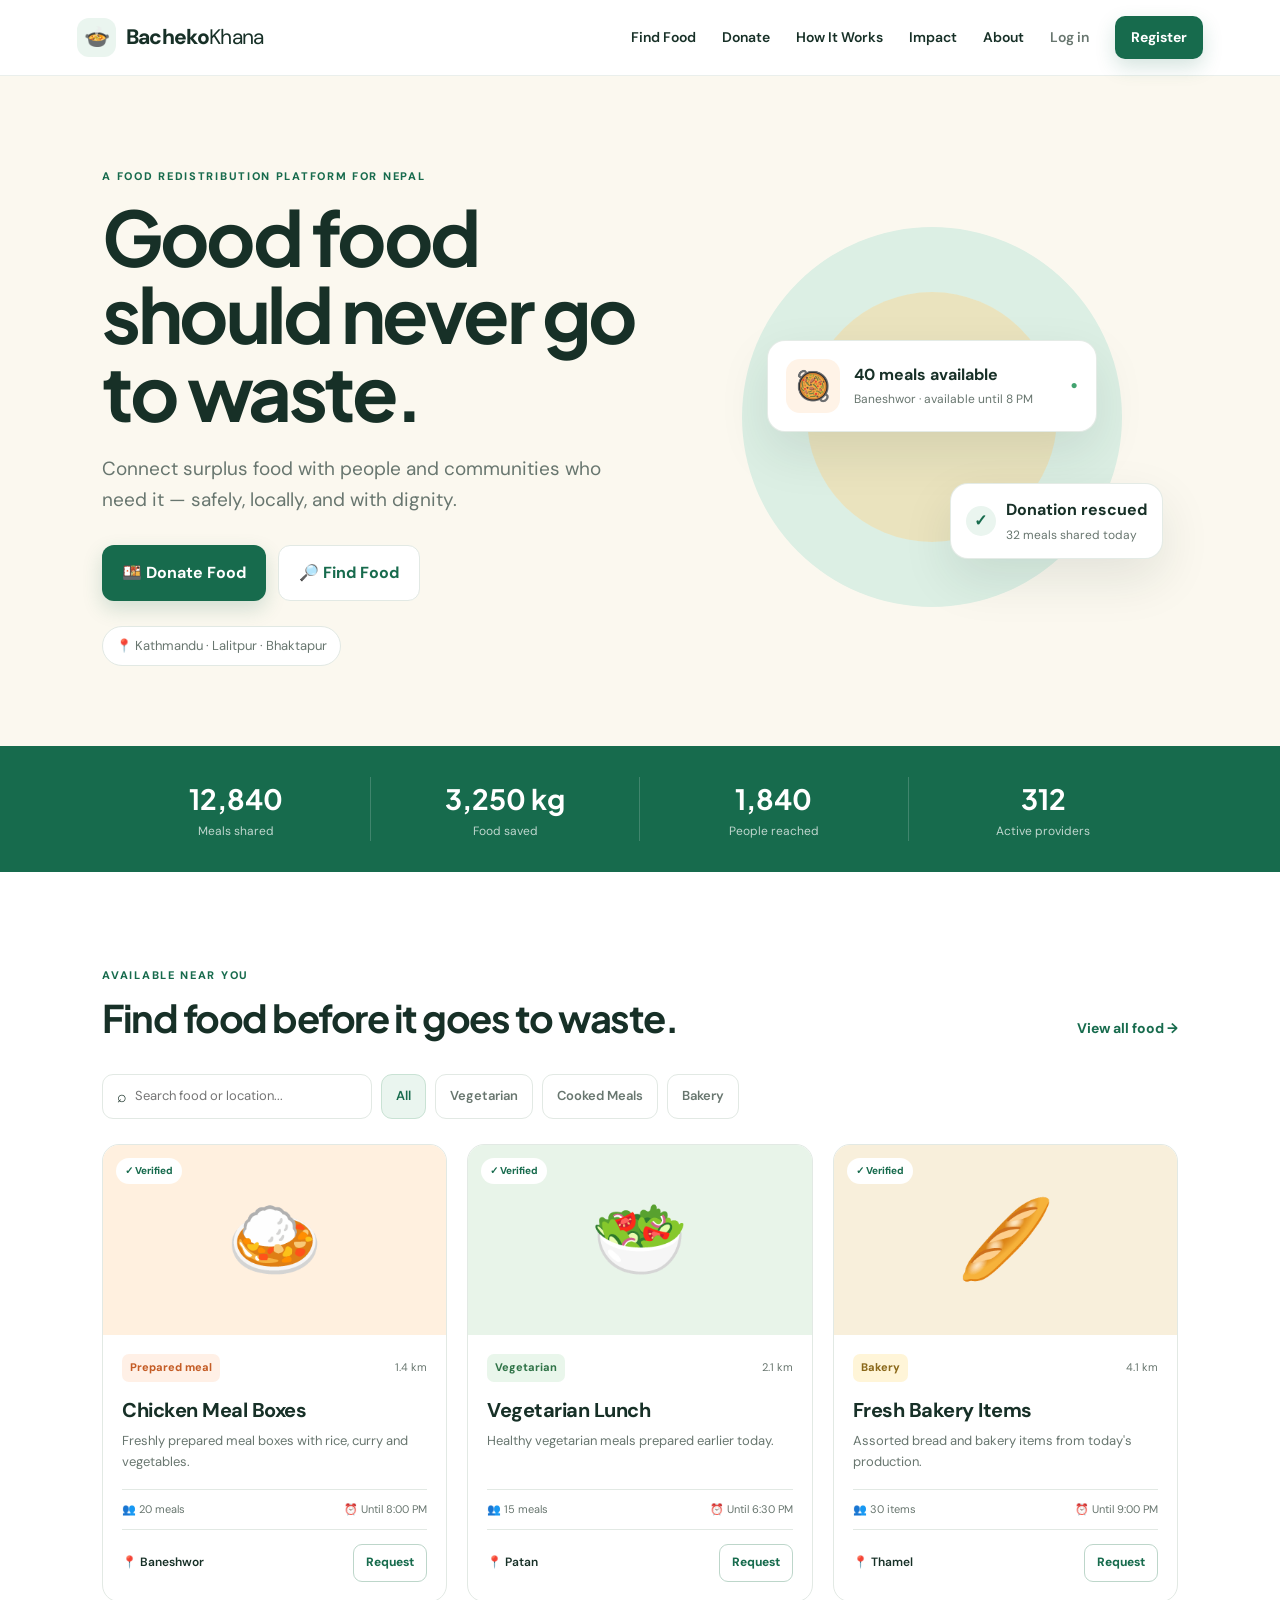
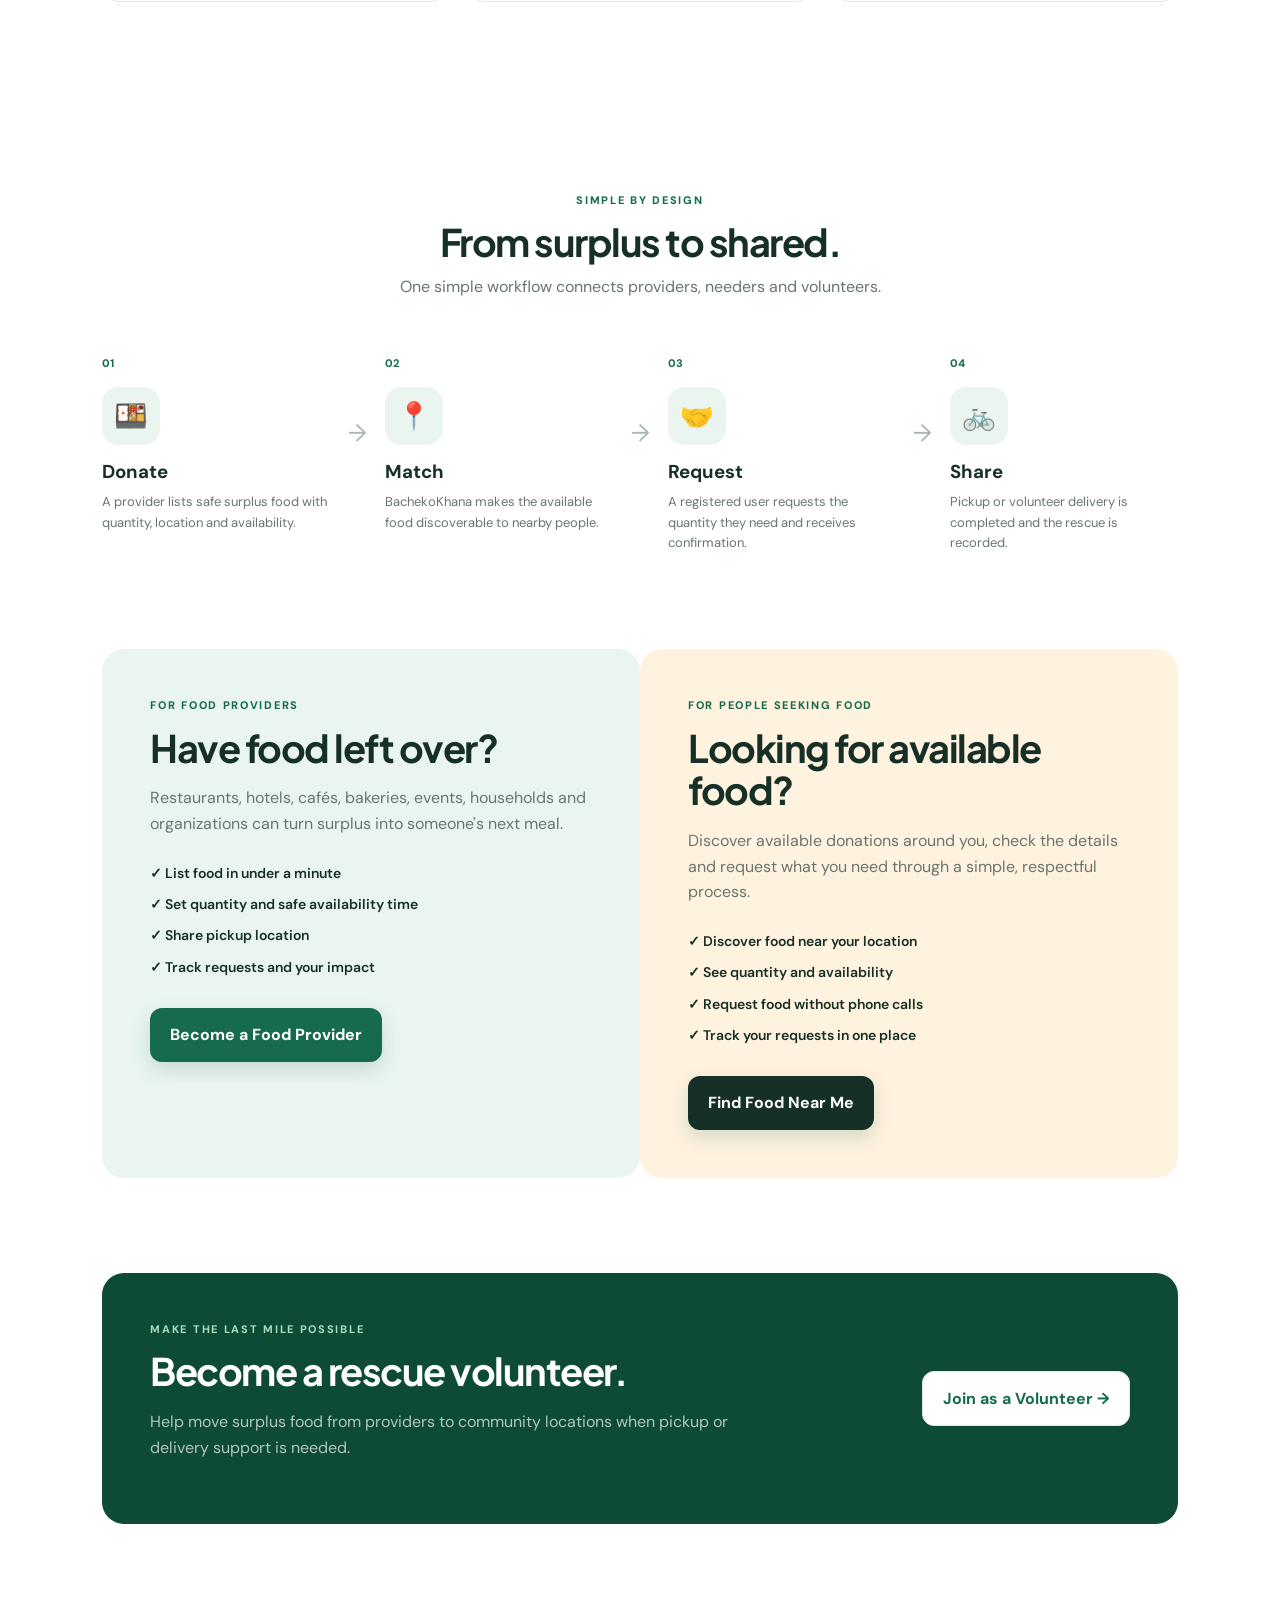
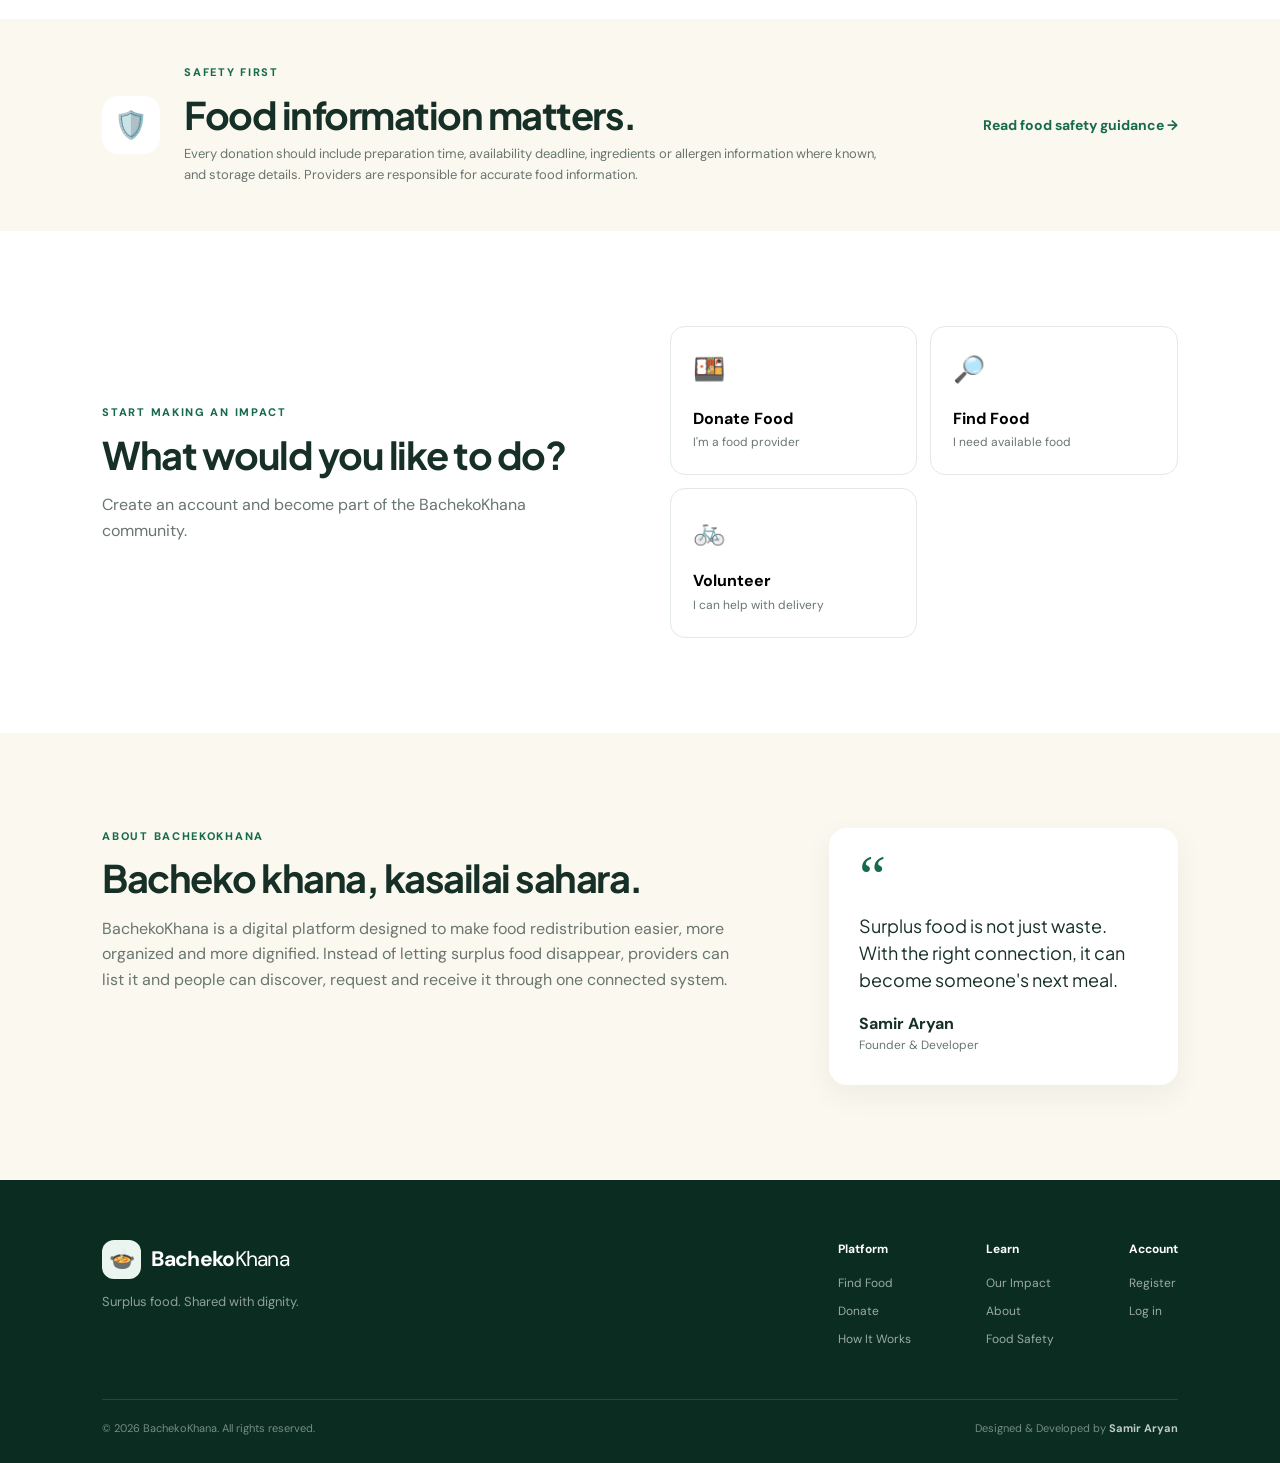
<file: index.html>
<!doctype html>
<html lang="en">
<head>
<meta charset="UTF-8"><meta name="viewport" content="width=device-width, initial-scale=1.0">
<meta name="description" content="BachekoKhana — connect surplus food with people and communities who need it.">
<title>BachekoKhana | Food Donation & Redistribution</title>
<link rel="preconnect" href="https://fonts.googleapis.com"><link rel="preconnect" href="https://fonts.gstatic.com" crossorigin>
<link href="https://fonts.googleapis.com/css2?family=DM+Sans:wght@400;500;600;700&family=Plus+Jakarta+Sans:wght@600;700;800&display=swap" rel="stylesheet">
<link rel="stylesheet" href="styles.css">
</head>
<body>
<header class="site-header"><a class="brand" href="#home"><span class="brand-mark">🍲</span><span><strong>Bacheko</strong>Khana</span></a><button class="menu-toggle">☰</button>
<nav class="nav" id="nav"><a href="#find-food">Find Food</a><a href="#donate">Donate</a><a href="#how-it-works">How It Works</a><a href="#impact">Impact</a><a href="#about">About</a><a class="nav-login" href="#join">Log in</a><a class="btn btn-small" href="#join">Register</a></nav></header>
<main>
<section class="hero" id="home"><div class="hero-copy"><span class="eyebrow">A food redistribution platform for Nepal</span><h1>Good food should never go to waste.</h1><p>Connect surplus food with people and communities who need it — safely, locally, and with dignity.</p><div class="hero-actions"><a class="btn" href="#donate">🍱 Donate Food</a><a class="btn btn-light" href="#find-food">🔎 Find Food</a></div><div class="location-pill">📍 Kathmandu · Lalitpur · Bhaktapur</div></div>
<div class="hero-art"><div class="hero-card hero-card-main"><span class="food-emoji">🥘</span><div><strong>40 meals available</strong><small>Baneshwor · available until 8 PM</small></div><span class="live-dot">●</span></div><div class="hero-card hero-card-float"><span class="mini-icon">✓</span><div><strong>Donation rescued</strong><small>32 meals shared today</small></div></div><div class="circle circle-one"></div><div class="circle circle-two"></div></div></section>
<section class="stats-strip" id="impact"><div><strong>12,840</strong><span>Meals shared</span></div><div><strong>3,250 kg</strong><span>Food saved</span></div><div><strong>1,840</strong><span>People reached</span></div><div><strong>312</strong><span>Active providers</span></div></section>
<section class="section" id="find-food"><div class="section-heading"><div><span class="eyebrow">Available near you</span><h2>Find food before it goes to waste.</h2></div><a class="text-link" href="#food-list">View all food →</a></div>
<div class="filters"><div class="search-box">⌕ <input id="foodSearch" type="search" placeholder="Search food or location..."></div><button class="filter active" data-filter="all">All</button><button class="filter" data-filter="veg">Vegetarian</button><button class="filter" data-filter="meal">Cooked Meals</button><button class="filter" data-filter="bakery">Bakery</button></div>
<div class="food-grid" id="food-list">
<article class="food-card" data-type="meal" data-search="meal boxes baneshwor"><div class="food-image meal-image">🍛<span class="verified">✓ Verified</span></div><div class="food-content"><div class="card-top"><span class="tag orange">Prepared meal</span><span>1.4 km</span></div><h3>Chicken Meal Boxes</h3><p>Freshly prepared meal boxes with rice, curry and vegetables.</p><div class="food-meta"><span>👥 20 meals</span><span>⏰ Until 8:00 PM</span></div><div class="card-bottom"><span>📍 Baneshwor</span><button class="outline-btn request-btn" data-food="Chicken Meal Boxes">Request</button></div></div></article>
<article class="food-card" data-type="veg meal" data-search="vegetarian meals patan"><div class="food-image veg-image">🥗<span class="verified">✓ Verified</span></div><div class="food-content"><div class="card-top"><span class="tag green">Vegetarian</span><span>2.1 km</span></div><h3>Vegetarian Lunch</h3><p>Healthy vegetarian meals prepared earlier today.</p><div class="food-meta"><span>👥 15 meals</span><span>⏰ Until 6:30 PM</span></div><div class="card-bottom"><span>📍 Patan</span><button class="outline-btn request-btn" data-food="Vegetarian Lunch">Request</button></div></div></article>
<article class="food-card" data-type="bakery" data-search="bakery bread thamel"><div class="food-image bakery-image">🥖<span class="verified">✓ Verified</span></div><div class="food-content"><div class="card-top"><span class="tag yellow">Bakery</span><span>4.1 km</span></div><h3>Fresh Bakery Items</h3><p>Assorted bread and bakery items from today's production.</p><div class="food-meta"><span>👥 30 items</span><span>⏰ Until 9:00 PM</span></div><div class="card-bottom"><span>📍 Thamel</span><button class="outline-btn request-btn" data-food="Fresh Bakery Items">Request</button></div></div></article>
</div></section>
<section class="process section" id="how-it-works"><div class="section-heading centered"><span class="eyebrow">Simple by design</span><h2>From surplus to shared.</h2><p>One simple workflow connects providers, needers and volunteers.</p></div>
<div class="steps"><div class="step"><span>01</span><div class="step-icon">🍱</div><h3>Donate</h3><p>A provider lists safe surplus food with quantity, location and availability.</p></div><div class="connector">→</div><div class="step"><span>02</span><div class="step-icon">📍</div><h3>Match</h3><p>BachekoKhana makes the available food discoverable to nearby people.</p></div><div class="connector">→</div><div class="step"><span>03</span><div class="step-icon">🤝</div><h3>Request</h3><p>A registered user requests the quantity they need and receives confirmation.</p></div><div class="connector">→</div><div class="step"><span>04</span><div class="step-icon">🚲</div><h3>Share</h3><p>Pickup or volunteer delivery is completed and the rescue is recorded.</p></div></div></section>
<section class="split-section section" id="donate"><div class="split-panel provider-panel"><span class="eyebrow">For food providers</span><h2>Have food left over?</h2><p>Restaurants, hotels, cafés, bakeries, events, households and organizations can turn surplus into someone's next meal.</p><ul class="check-list"><li>✓ List food in under a minute</li><li>✓ Set quantity and safe availability time</li><li>✓ Share pickup location</li><li>✓ Track requests and your impact</li></ul><a class="btn" href="#join" data-role="provider">Become a Food Provider</a></div>
<div class="split-panel needer-panel"><span class="eyebrow">For people seeking food</span><h2>Looking for available food?</h2><p>Discover available donations around you, check the details and request what you need through a simple, respectful process.</p><ul class="check-list"><li>✓ Discover food near your location</li><li>✓ See quantity and availability</li><li>✓ Request food without phone calls</li><li>✓ Track your requests in one place</li></ul><a class="btn btn-dark" href="#join" data-role="needer">Find Food Near Me</a></div></section>
<section class="volunteer-banner section"><div class="volunteer-copy"><span class="eyebrow">Make the last mile possible</span><h2>Become a rescue volunteer.</h2><p>Help move surplus food from providers to community locations when pickup or delivery support is needed.</p></div><a class="btn btn-light" href="#join" data-role="volunteer">Join as a Volunteer →</a></section>
<section class="safety section"><div class="safety-icon">🛡️</div><div><span class="eyebrow">Safety first</span><h2>Food information matters.</h2><p>Every donation should include preparation time, availability deadline, ingredients or allergen information where known, and storage details. Providers are responsible for accurate food information.</p></div><a class="text-link" href="#about">Read food safety guidance →</a></section>
<section class="join section" id="join"><div class="join-copy"><span class="eyebrow">Start making an impact</span><h2>What would you like to do?</h2><p>Create an account and become part of the BachekoKhana community.</p></div><div class="role-grid"><button class="role-card" data-role="provider"><span>🍱</span><strong>Donate Food</strong><small>I'm a food provider</small></button><button class="role-card" data-role="needer"><span>🔎</span><strong>Find Food</strong><small>I need available food</small></button><button class="role-card" data-role="volunteer"><span>🚲</span><strong>Volunteer</strong><small>I can help with delivery</small></button></div></section>
<section class="about section" id="about"><div class="about-copy"><span class="eyebrow">About BachekoKhana</span><h2>Bacheko khana, kasailai sahara.</h2><p>BachekoKhana is a digital platform designed to make food redistribution easier, more organized and more dignified. Instead of letting surplus food disappear, providers can list it and people can discover, request and receive it through one connected system.</p></div><div class="about-note"><div class="quote-mark">“</div><p>Surplus food is not just waste. With the right connection, it can become someone's next meal.</p><strong>Samir Aryan</strong><span>Founder & Developer</span></div></section>
</main>
<footer><div class="footer-main"><div class="footer-brand"><a class="brand" href="#home"><span class="brand-mark">🍲</span><span><strong>Bacheko</strong>Khana</span></a><p>Surplus food. Shared with dignity.</p></div><div class="footer-links"><div><strong>Platform</strong><a href="#find-food">Find Food</a><a href="#donate">Donate</a><a href="#how-it-works">How It Works</a></div><div><strong>Learn</strong><a href="#impact">Our Impact</a><a href="#about">About</a><a href="#about">Food Safety</a></div><div><strong>Account</strong><a href="#join">Register</a><a href="#join">Log in</a></div></div></div><div class="footer-bottom"><span>© 2026 BachekoKhana. All rights reserved.</span><span>Designed & Developed by <strong>Samir Aryan</strong></span></div></footer>
<div class="modal-backdrop" id="modal"><div class="modal" role="dialog" aria-modal="true"><button class="modal-close" id="modalClose">×</button><span class="modal-icon" id="modalIcon">🍲</span><h2 id="modalTitle">Request food</h2><p id="modalText">Create your BachekoKhana account to continue.</p><form id="demoForm"><label>Name<input required placeholder="Your full name"></label><label>Phone<input required type="tel" placeholder="+977 98XXXXXXXX"></label><label>Location<input required placeholder="e.g. Baneshwor, Kathmandu"></label><button class="btn full" type="submit">Continue</button></form><small class="demo-note">Prototype mode — this form demonstrates the platform flow and does not store personal information.</small></div></div>
<div class="toast" id="toast"></div><script src="script.js"></script>
</body></html>
</file>
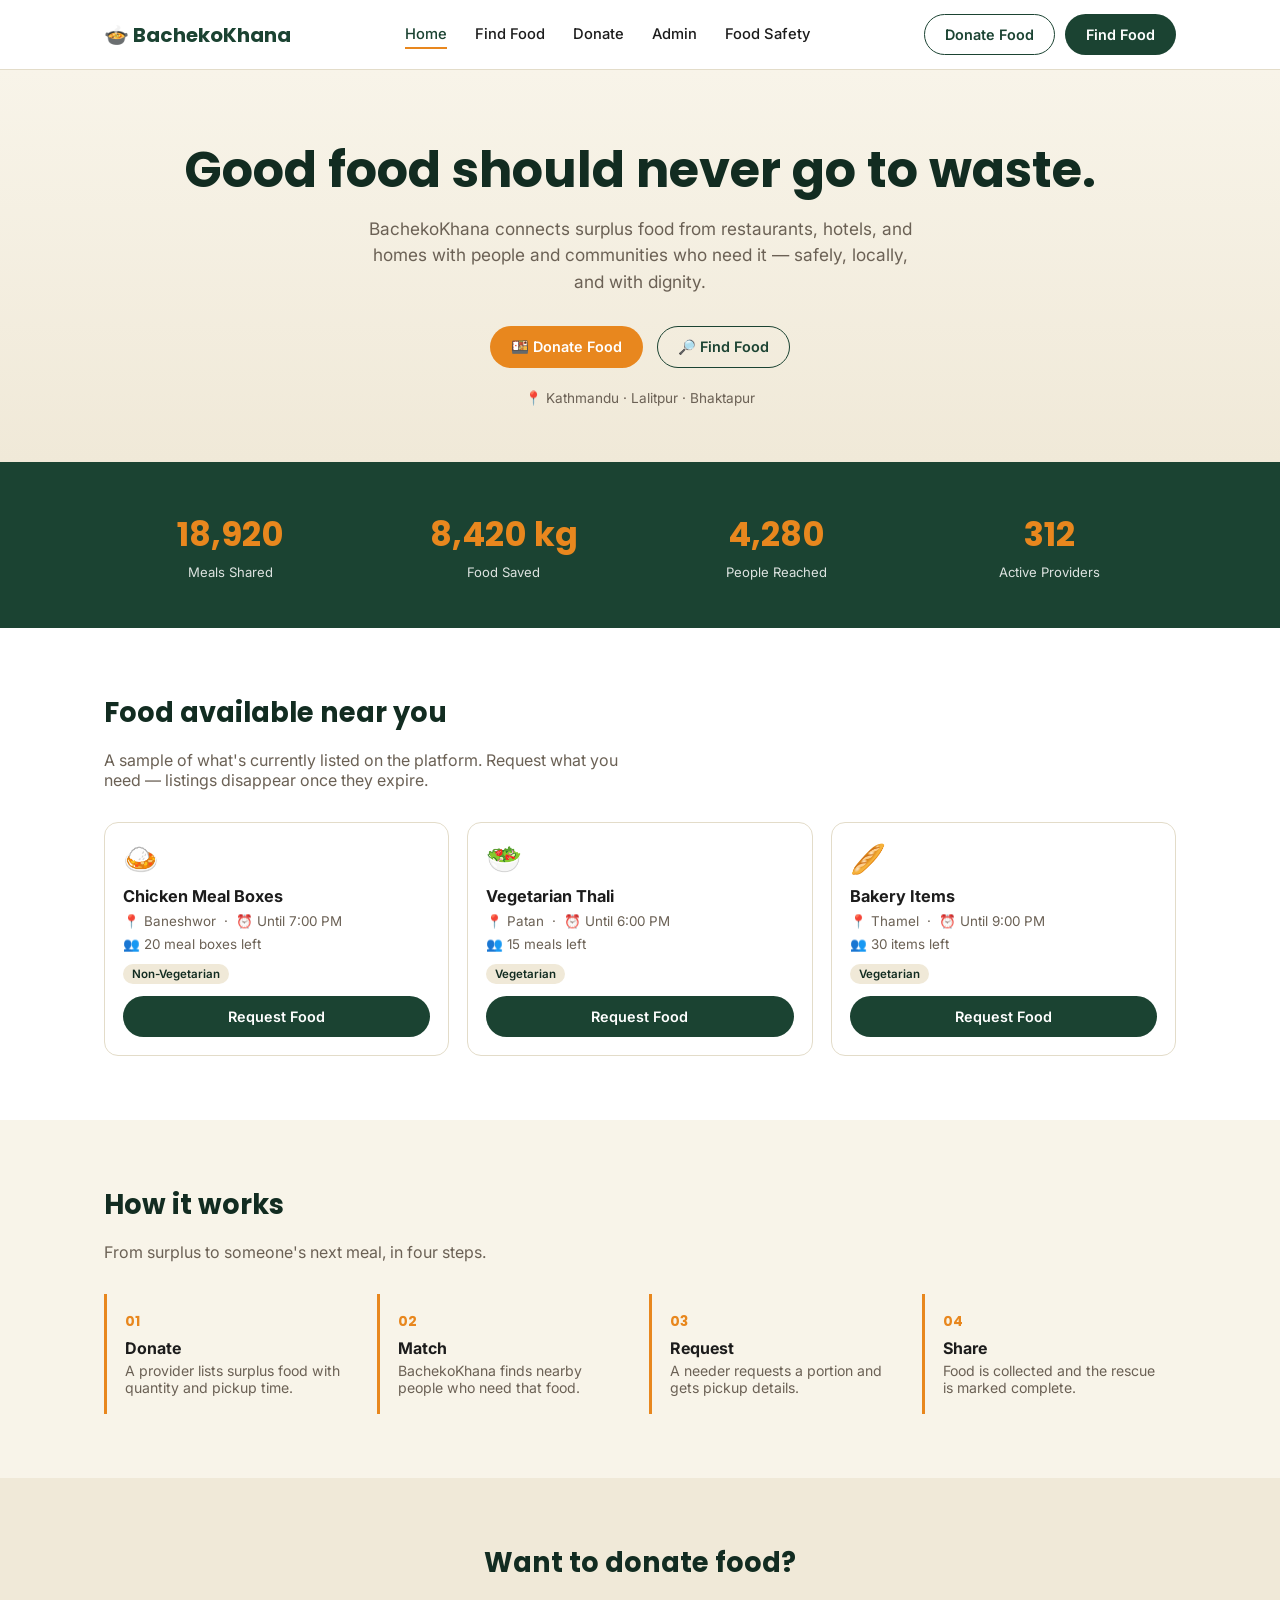
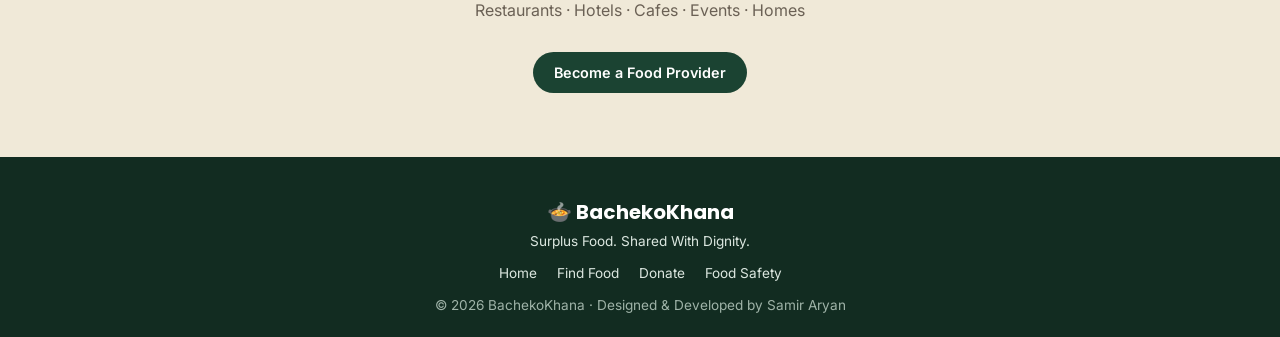
<file: BachekoKhana.html>
<!DOCTYPE html>
<html lang="en">
<head>
<meta charset="UTF-8">
<meta name="viewport" content="width=device-width, initial-scale=1, viewport-fit=cover">
<title>BachekoKhana — Surplus Food, Shared With Dignity</title>
<link rel="preconnect" href="https://fonts.googleapis.com">
<link href="https://fonts.googleapis.com/css2?family=Poppins:wght@500;600;700&family=Inter:wght@400;500;600&display=swap" rel="stylesheet">
<style>
:root{
  --green:#1B4332; --green-dark:#122C21; --cream:#F8F4E9; --cream-2:#F0E9D8;
  --orange:#E8871E; --ink:#1C1C1C; --muted:#6B6155; --line:#E3DCC9; --white:#fff;
  box-sizing:border-box; padding-top:env(safe-area-inset-top,0px); padding-bottom:env(safe-area-inset-bottom,0px);
}
*{box-sizing:border-box}
html{scroll-padding-top:env(safe-area-inset-top,0px)}
body{margin:0;font-family:'Inter',sans-serif;background:var(--white);color:var(--ink)}
h1,h2,h3,.brand{font-family:'Poppins',sans-serif}
a{text-decoration:none;color:inherit}
img{max-width:100%}
.wrap{max-width:1120px;margin:0 auto;padding:0 24px}
header{position:sticky;top:0;z-index:20;background:var(--white);border-bottom:1px solid var(--line)}
.navbar{display:flex;align-items:center;justify-content:space-between;padding:14px 24px;max-width:1120px;margin:0 auto}
.brand{font-weight:700;font-size:1.25rem;color:var(--green);display:flex;gap:8px;align-items:center}
.brand span.dot{color:var(--orange)}
.navlinks{display:flex;gap:28px;font-size:.92rem;font-weight:500}
.navlinks button{background:none;border:none;font:inherit;cursor:pointer;color:var(--ink);padding:4px 0;border-bottom:2px solid transparent}
.navlinks button.active{color:var(--green);border-color:var(--orange)}
.navcta{display:flex;gap:10px}
.btn{display:inline-block;padding:11px 20px;border-radius:999px;font-weight:600;font-size:.9rem;cursor:pointer;border:1px solid transparent;font-family:inherit}
.btn-primary{background:var(--green);color:var(--white)}
.btn-primary:hover{background:var(--green-dark)}
.btn-outline{background:transparent;border-color:var(--green);color:var(--green)}
.btn-accent{background:var(--orange);color:var(--white)}
.btn-ghost{background:var(--cream-2);color:var(--ink)}
.mobile-nav{display:none}
@media(max-width:860px){.navlinks{display:none}}
.view{display:none;animation:fade .25s ease}
.view.active{display:block}
@keyframes fade{from{opacity:0;transform:translateY(4px)}to{opacity:1;transform:none}}
.hero{background:linear-gradient(180deg,var(--cream) 0%,var(--cream-2) 100%);padding:72px 0 56px;text-align:center}
.hero h1{font-size:clamp(2rem,5vw,3.1rem);line-height:1.12;margin:0 0 18px;color:var(--green-dark)}
.hero p{max-width:560px;margin:0 auto 30px;color:var(--muted);font-size:1.08rem;line-height:1.55}
.hero-actions{display:flex;gap:14px;justify-content:center;flex-wrap:wrap;margin-bottom:22px}
.hero-locs{font-size:.85rem;color:var(--muted)}
.impact{padding:48px 0;background:var(--green);color:var(--white)}
.impact .wrap{display:grid;grid-template-columns:repeat(4,1fr);gap:20px;text-align:center}
.impact .num{font-size:2.1rem;font-weight:700;font-family:'Poppins',sans-serif;color:var(--orange)}
.impact .lbl{font-size:.82rem;opacity:.85;margin-top:4px}
@media(max-width:700px){.impact .wrap{grid-template-columns:repeat(2,1fr)}}
section.block{padding:64px 0}
.block h2{font-size:1.7rem;margin:0 0 8px;color:var(--green-dark)}
.block .sub{color:var(--muted);margin-bottom:32px;max-width:520px}
.grid-cards{display:grid;grid-template-columns:repeat(3,1fr);gap:18px}
@media(max-width:860px){.grid-cards{grid-template-columns:1fr 1fr}}
@media(max-width:600px){.grid-cards{grid-template-columns:1fr}}
.food-card{border:1px solid var(--line);border-radius:14px;padding:18px;background:var(--white)}
.food-card .emoji{font-size:1.8rem}
.food-card h4{margin:10px 0 4px;font-size:1.02rem}
.food-card .meta{font-size:.84rem;color:var(--muted);line-height:1.7}
.badge{display:inline-block;font-size:.72rem;background:var(--cream-2);color:var(--green-dark);padding:3px 9px;border-radius:999px;margin-top:8px;font-weight:600}
.food-card .btn{margin-top:12px;width:100%;text-align:center}
.food-card.gone{opacity:.45}
.steps{display:flex;gap:18px;flex-wrap:wrap;justify-content:space-between}
.step{flex:1;min-width:150px;text-align:left;padding:18px;border-left:3px solid var(--orange)}
.step .n{font-family:'Poppins';font-weight:700;color:var(--orange);font-size:.85rem}
.step h4{margin:6px 0 4px}
.step p{color:var(--muted);font-size:.88rem;margin:0}
.cta-block{background:var(--cream-2);text-align:center}
.safety-list{list-style:none;padding:0;margin:0;display:grid;grid-template-columns:1fr 1fr;gap:10px 24px}
.safety-list li{padding:8px 0 8px 26px;position:relative;color:var(--ink);font-size:.95rem;border-bottom:1px solid var(--line)}
.safety-list li::before{content:"✓";position:absolute;left:0;color:var(--green);font-weight:700}
.notice{background:var(--cream-2);border-left:4px solid var(--orange);padding:16px 18px;border-radius:8px;margin-top:24px;font-size:.9rem;color:var(--ink)}
footer{background:var(--green-dark);color:#DCE7E0;padding:40px 0 24px;text-align:center;font-size:.85rem}
footer .brand{color:var(--white);justify-content:center;margin-bottom:6px}
footer .flinks{display:flex;gap:20px;justify-content:center;margin:16px 0;flex-wrap:wrap}
footer .fline{color:#9fb3a8;margin-top:14px}
.find-top{display:flex;gap:12px;flex-wrap:wrap;align-items:center;margin-bottom:10px}
.find-top input[type=text]{flex:1;min-width:200px;padding:11px 14px;border:1px solid var(--line);border-radius:10px;font:inherit}
.filters{display:flex;gap:10px;flex-wrap:wrap;margin-bottom:26px}
.filters label{display:flex;align-items:center;gap:6px;font-size:.85rem;background:var(--cream-2);padding:7px 12px;border-radius:999px;cursor:pointer}
.form-card{max-width:620px;margin:0 auto;background:var(--white);border:1px solid var(--line);border-radius:16px;padding:30px}
.form-row{display:grid;grid-template-columns:1fr 1fr;gap:14px;margin-bottom:14px}
.form-row.single{grid-template-columns:1fr}
.form-row label{display:block;font-size:.82rem;font-weight:600;margin-bottom:5px;color:var(--green-dark)}
.form-row input,.form-row select,.form-row textarea{width:100%;padding:10px 12px;border:1px solid var(--line);border-radius:8px;font:inherit}
.radio-group{display:flex;gap:14px;font-size:.88rem}
.confirm{display:flex;gap:8px;align-items:flex-start;font-size:.85rem;color:var(--muted);margin:16px 0}
.toast{display:none;background:#E7F3EA;color:var(--green-dark);border:1px solid #BEDCC6;padding:12px 16px;border-radius:10px;margin-bottom:16px;font-size:.9rem}
.stat-grid{display:grid;grid-template-columns:repeat(3,1fr);gap:14px;margin-bottom:30px}
@media(max-width:700px){.stat-grid{grid-template-columns:1fr 1fr}}
.stat{border:1px solid var(--line);border-radius:12px;padding:18px;background:var(--cream)}
.stat .num{font-size:1.5rem;font-weight:700;color:var(--green-dark);font-family:'Poppins'}
.stat .lbl{font-size:.8rem;color:var(--muted)}
table{width:100%;border-collapse:collapse;font-size:.88rem}
th,td{text-align:left;padding:10px 8px;border-bottom:1px solid var(--line)}
th{color:var(--muted);font-weight:600;font-size:.78rem}
.status-pill{font-size:.72rem;padding:3px 10px;border-radius:999px;background:#E7F3EA;color:var(--green-dark);font-weight:600}
</style>
</head>
<body>
<header>
<div class="navbar">
<div class="brand">🍲 BachekoKhana</div>
<nav class="navlinks" id="navlinks">
<button data-view="home" class="active">Home</button><button data-view="find">Find Food</button><button data-view="donate">Donate</button><button data-view="admin">Admin</button><button data-view="safety">Food Safety</button>
</nav>
<div class="navcta"><button class="btn btn-outline" data-view="donate">Donate Food</button><button class="btn btn-primary" data-view="find">Find Food</button></div>
</div>
</header>
<div class="view active" id="view-home">
<section class="hero"><div class="wrap"><h1>Good food should never go to waste.</h1><p>BachekoKhana connects surplus food from restaurants, hotels, and homes with people and communities who need it — safely, locally, and with dignity.</p><div class="hero-actions"><button class="btn btn-accent" data-view="donate">🍱 Donate Food</button><button class="btn btn-outline" data-view="find">🔎 Find Food</button></div><div class="hero-locs">📍 Kathmandu · Lalitpur · Bhaktapur</div></div></section>
<section class="impact"><div class="wrap"><div><div class="num">18,920</div><div class="lbl">Meals Shared</div></div><div><div class="num">8,420 kg</div><div class="lbl">Food Saved</div></div><div><div class="num">4,280</div><div class="lbl">People Reached</div></div><div><div class="num">312</div><div class="lbl">Active Providers</div></div></div></section>
<section class="block"><div class="wrap"><h2>Food available near you</h2><p class="sub">A sample of what's currently listed on the platform. Request what you need — listings disappear once they expire.</p><div class="grid-cards" id="home-food-cards"></div></div></section>
<section class="block" style="background:var(--cream)"><div class="wrap"><h2>How it works</h2><p class="sub">From surplus to someone's next meal, in four steps.</p><div class="steps"><div class="step"><div class="n">01</div><h4>Donate</h4><p>A provider lists surplus food with quantity and pickup time.</p></div><div class="step"><div class="n">02</div><h4>Match</h4><p>BachekoKhana finds nearby people who need that food.</p></div><div class="step"><div class="n">03</div><h4>Request</h4><p>A needer requests a portion and gets pickup details.</p></div><div class="step"><div class="n">04</div><h4>Share</h4><p>Food is collected and the rescue is marked complete.</p></div></div></div></section>
<section class="block cta-block"><div class="wrap"><h2>Want to donate food?</h2><p class="sub" style="margin-left:auto;margin-right:auto">Restaurants · Hotels · Cafes · Events · Homes</p><button class="btn btn-primary" data-view="donate">Become a Food Provider</button></div></section>
</div>
<div class="view" id="view-find"><section class="block"><div class="wrap"><h2>Find food near you</h2><p class="sub">Browse current listings. Food disappears automatically once its window closes.</p><div class="find-top"><input type="text" id="search-input" placeholder="Search food, e.g. meal boxes, bakery..."><select id="loc-filter" class="btn btn-ghost" style="border:1px solid var(--line)"><option value="">All locations</option><option>Baneshwor</option><option>Patan</option><option>Thamel</option></select></div><div class="filters"><label><input type="checkbox" id="f-veg"> Vegetarian only</label><label><input type="checkbox" id="f-now" checked> Available now</label></div><div class="grid-cards" id="find-food-cards"></div></div></section></div>
<div class="view" id="view-donate"><section class="block"><div class="wrap"><h2>Donate surplus food</h2><p class="sub">Takes about a minute. Accurate details help the right people find this listing.</p><div class="form-card"><div class="toast" id="donate-toast">✓ Donation posted — it's now visible on Find Food.</div><form id="donate-form"><div class="form-row single"><label>Food name</label><input required id="d-name" placeholder="e.g. Chicken Meal Box"></div><div class="form-row"><div><label>Quantity</label><input required id="d-qty" type="number" min="1" placeholder="50"></div><div><label>Unit</label><select id="d-unit"><option>Meal boxes</option><option>Kg</option><option>Items</option></select></div></div><div class="form-row"><div><label>Food type</label><select id="d-type"><option>Prepared Food</option><option>Bakery</option><option>Groceries</option></select></div><div><label>Pickup location</label><input required id="d-loc" placeholder="e.g. Baneshwor"></div></div><div class="form-row single"><label>Food preference</label><div class="radio-group"><label><input type="radio" name="pref" value="Vegetarian" checked> Vegetarian</label><label><input type="radio" name="pref" value="Non-Vegetarian"> Non-Vegetarian</label><label><input type="radio" name="pref" value="Both"> Both</label></div></div><div class="form-row"><div><label>Available until</label><input id="d-until" placeholder="e.g. 8:00 PM"></div><div><label>Serves approx.</label><input id="d-serves" type="number" placeholder="20"></div></div><div class="form-row single"><label>Description (optional)</label><textarea id="d-desc" rows="3" placeholder="Ingredients, allergens, storage notes..."></textarea></div><div class="confirm"><input type="checkbox" required id="d-confirm"><span>I confirm that the information provided about this food is accurate.</span></div><button class="btn btn-primary" type="submit" style="width:100%">Post Donation</button></form></div></div></section></div>
<div class="view" id="view-admin"><section class="block"><div class="wrap"><h2>Admin dashboard</h2><p class="sub">Operational snapshot across providers, needers, and donations.</p><div class="stat-grid"><div class="stat"><div class="num" id="s-active">—</div><div class="lbl">Active Donations</div></div><div class="stat"><div class="num">2,340</div><div class="lbl">Meals Available</div></div><div class="stat"><div class="num">42</div><div class="lbl">Pending Requests</div></div><div class="stat"><div class="num">248</div><div class="lbl">Verified Providers</div></div><div class="stat"><div class="num">1,426</div><div class="lbl">Registered Needers</div></div><div class="stat"><div class="num">186</div><div class="lbl">Active Volunteers</div></div></div><h2 style="font-size:1.2rem">Live donations</h2><table id="admin-table"><thead><tr><th>Provider</th><th>Food</th><th>Qty</th><th>Location</th><th>Status</th></tr></thead><tbody></tbody></table></div></section></div>
<div class="view" id="view-safety"><section class="block"><div class="wrap"><h2>Food safety</h2><p class="sub">Before donating, every provider is asked to confirm the following.</p><ul class="safety-list"><li>Provide accurate preparation time</li><li>Provide accurate expiry / use-by information</li><li>Describe ingredients where possible</li><li>Mention known allergens</li><li>Maintain appropriate storage</li><li>Do not donate visibly unsafe food</li></ul><div class="notice">Food Safety Notice: Providers are responsible for accurately reporting food preparation, storage, and safety information. BachekoKhana does not represent food as safe solely because it has been listed.</div></div></section></div>
<footer><div class="wrap"><div class="brand">🍲 BachekoKhana</div><div>Surplus Food. Shared With Dignity.</div><div class="flinks"><a href="#" data-view="home">Home</a><a href="#" data-view="find">Find Food</a><a href="#" data-view="donate">Donate</a><a href="#" data-view="safety">Food Safety</a></div><div class="fline">© 2026 BachekoKhana · Designed &amp; Developed by Samir Aryan</div></div></footer>
<script>
let foods=[
{name:"Chicken Meal Boxes",qty:20,unit:"meal boxes",type:"Non-Vegetarian",loc:"Baneshwor",until:"7:00 PM",emoji:"🍛",provider:"Kathmandu Cafe"},
{name:"Vegetarian Thali",qty:15,unit:"meals",type:"Vegetarian",loc:"Patan",until:"6:00 PM",emoji:"🥗",provider:"Hotel XYZ"},
{name:"Bakery Items",qty:30,unit:"items",type:"Vegetarian",loc:"Thamel",until:"9:00 PM",emoji:"🥖",provider:"ABC Bakery"}
];
function cardHTML(f,idx){
const gone=f.qty<=0;
return '<div class="food-card '+(gone?'gone':'')+'"><div class="emoji">'+f.emoji+'</div><h4>'+f.name+'</h4><div class="meta">📍 '+f.loc+' &nbsp;·&nbsp; ⏰ Until '+f.until+'<br>👥 '+(gone?'Fully claimed':f.qty+' '+f.unit+' left')+'</div><span class="badge">'+f.type+'</span><button class="btn '+(gone?'btn-ghost':'btn-primary')+'" '+(gone?'disabled':'')+' onclick="requestFood('+idx+')">'+(gone?'Unavailable':'Request Food')+'</button></div>';
}
function renderCards(){document.getElementById('home-food-cards').innerHTML=foods.map((f,i)=>cardHTML(f,i)).join('');renderFindCards();renderAdmin()}
function renderFindCards(){
const q=document.getElementById('search-input').value.toLowerCase(),loc=document.getElementById('loc-filter').value,vegOnly=document.getElementById('f-veg').checked,nowOnly=document.getElementById('f-now').checked;
const list=foods.map((f,i)=>({f,i})).filter(({f})=>{if(q&&!f.name.toLowerCase().includes(q))return false;if(loc&&f.loc!==loc)return false;if(vegOnly&&f.type==='Non-Vegetarian')return false;if(nowOnly&&f.qty<=0)return false;return true});
const el=document.getElementById('find-food-cards');el.innerHTML=list.length?list.map(({f,i})=>cardHTML(f,i)).join(''):'<p style="color:var(--muted)">No food matches these filters right now.</p>';
}
function renderAdmin(){document.getElementById('s-active').textContent=foods.filter(f=>f.qty>0).length;document.querySelector('#admin-table tbody').innerHTML=foods.map(f=>'<tr><td>'+f.provider+'</td><td>'+f.name+'</td><td>'+f.qty+' '+f.unit+'</td><td>'+f.loc+'</td><td><span class="status-pill">'+(f.qty>0?'ACTIVE':'CLOSED')+'</span></td></tr>').join('')}
function requestFood(i){if(foods[i].qty>0){foods[i].qty=Math.max(0,foods[i].qty-1);renderCards()}}
document.getElementById('search-input').addEventListener('input',renderFindCards);
document.getElementById('loc-filter').addEventListener('change',renderFindCards);
document.getElementById('f-veg').addEventListener('change',renderFindCards);
document.getElementById('f-now').addEventListener('change',renderFindCards);
document.getElementById('donate-form').addEventListener('submit',function(e){
e.preventDefault();const pref=document.querySelector('input[name=pref]:checked').value,emojiMap={"Prepared Food":"🍛","Bakery":"🥖","Groceries":"🥗"};
foods.unshift({name:document.getElementById('d-name').value,qty:parseInt(document.getElementById('d-qty').value)||1,unit:document.getElementById('d-unit').value.toLowerCase(),type:pref,loc:document.getElementById('d-loc').value,until:document.getElementById('d-until').value||'today',emoji:emojiMap[document.getElementById('d-type').value]||"🍱",provider:"Your listing"});
this.reset();const t=document.getElementById('donate-toast');t.style.display='block';setTimeout(()=>t.style.display='none',3500);renderCards();setTimeout(()=>switchView('find'),600);
});
function switchView(name){document.querySelectorAll('.view').forEach(v=>v.classList.remove('active'));document.getElementById('view-'+name).classList.add('active');document.querySelectorAll('.navlinks button').forEach(b=>b.classList.toggle('active',b.dataset.view===name));window.scrollTo({top:0,behavior:'smooth'})}
document.querySelectorAll('[data-view]').forEach(el=>el.addEventListener('click',e=>{e.preventDefault();switchView(el.dataset.view)}));
renderCards();
</script>
</body>
</html>
</file>
<file: styles.css>
:root{--green:#176b4d;--green-dark:#0d4b37;--green-soft:#eaf5ef;--cream:#fbf8ef;--ink:#173027;--muted:#68766f;--line:#e2e9e4;--white:#fff;--shadow:0 20px 50px rgba(23,48,39,.1)}*{box-sizing:border-box}html{scroll-behavior:smooth}body{margin:0;font-family:"DM Sans",sans-serif;color:var(--ink);background:#fff;line-height:1.6}a{text-decoration:none;color:inherit}button,input{font:inherit}.site-header{height:76px;display:flex;align-items:center;justify-content:space-between;padding:0 6%;border-bottom:1px solid rgba(226,233,228,.7);position:sticky;top:0;background:rgba(255,255,255,.94);backdrop-filter:blur(14px);z-index:20}.brand{display:flex;align-items:center;gap:10px;font-size:21px;letter-spacing:-.7px}.brand strong{font-weight:800}.brand-mark{width:39px;height:39px;border-radius:12px;display:grid;place-items:center;background:var(--green-soft);font-size:21px}.nav{display:flex;align-items:center;gap:26px;font-size:14px;font-weight:600}.nav a:not(.btn):hover,.text-link:hover{color:var(--green)}.nav-login{color:var(--muted)}.btn{display:inline-flex;align-items:center;justify-content:center;gap:8px;background:var(--green);color:white;border:0;border-radius:12px;padding:14px 20px;font-weight:700;cursor:pointer;transition:.2s;box-shadow:0 8px 20px rgba(23,107,77,.18)}.btn:hover{background:var(--green-dark);transform:translateY(-1px)}.btn-small{padding:10px 16px;border-radius:10px}.btn-light{background:#fff;color:var(--green);box-shadow:none;border:1px solid var(--line)}.btn-light:hover{background:var(--green-soft)}.btn-dark{background:var(--ink)}.menu-toggle{display:none;border:0;background:none;font-size:24px}.hero{min-height:620px;background:var(--cream);padding:92px 8% 80px;display:grid;grid-template-columns:1.05fr .95fr;align-items:center;gap:40px;overflow:hidden}.hero-copy{max-width:650px}.eyebrow{text-transform:uppercase;letter-spacing:1.7px;font-size:11px;font-weight:800;color:var(--green);display:block;margin-bottom:12px}.hero h1{font-family:"Plus Jakarta Sans",sans-serif;font-size:clamp(46px,6vw,76px);line-height:1.02;letter-spacing:-3.5px;margin:0 0 24px}.hero p{font-size:19px;color:var(--muted);max-width:570px;margin:0 0 30px}.hero-actions{display:flex;gap:12px;flex-wrap:wrap}.location-pill{display:inline-block;margin-top:25px;font-size:13px;color:var(--muted);background:white;border:1px solid var(--line);padding:9px 13px;border-radius:999px}.hero-art{height:430px;position:relative;display:grid;place-items:center}.hero-card{position:absolute;background:white;border:1px solid rgba(226,233,228,.9);border-radius:18px;box-shadow:var(--shadow);z-index:2}.hero-card-main{width:330px;padding:18px;display:flex;align-items:center;gap:14px;left:50%;top:32%;transform:translateX(-50%)}.food-emoji{width:54px;height:54px;border-radius:14px;background:#fff3e7;display:grid;place-items:center;font-size:29px}.hero-card small,.hero-card strong{display:block}.hero-card small{font-size:12px;color:var(--muted);margin-top:3px}.live-dot{color:#42a36f;margin-left:auto;font-size:12px}.hero-card-float{padding:13px 15px;display:flex;align-items:center;gap:10px;right:3%;bottom:17%}.mini-icon{width:30px;height:30px;background:var(--green-soft);color:var(--green);border-radius:50%;display:grid;place-items:center;font-weight:800}.circle{position:absolute;border-radius:50%;z-index:0}.circle-one{width:380px;height:380px;background:#dcefe4}.circle-two{width:250px;height:250px;background:#f6dba1;opacity:.55}.stats-strip{display:grid;grid-template-columns:repeat(4,1fr);background:var(--green);color:white;padding:31px 8%}.stats-strip div{text-align:center;border-right:1px solid rgba(255,255,255,.18)}.stats-strip div:last-child{border:0}.stats-strip strong,.stats-strip span{display:block}.stats-strip strong{font-family:"Plus Jakarta Sans";font-size:28px}.stats-strip span{opacity:.72;font-size:12px}.section{padding:95px 8%}.section-heading{display:flex;align-items:end;justify-content:space-between;gap:30px;margin-bottom:35px}.section-heading h2,.split-panel h2,.volunteer-copy h2,.safety h2,.join h2,.about h2{font-family:"Plus Jakarta Sans";font-size:38px;line-height:1.12;letter-spacing:-1.5px;margin:0}.text-link{font-weight:700;color:var(--green);font-size:14px;white-space:nowrap}.filters{display:flex;gap:9px;flex-wrap:wrap;margin-bottom:25px}.search-box{display:flex;align-items:center;gap:8px;border:1px solid var(--line);border-radius:11px;padding:0 14px;min-width:270px;background:#fff}.search-box input{border:0;outline:0;padding:11px 0;width:100%;font-size:13px}.filter{border:1px solid var(--line);background:white;padding:10px 14px;border-radius:11px;cursor:pointer;color:var(--muted);font-weight:600;font-size:13px}.filter.active{background:var(--green-soft);border-color:#c9e2d4;color:var(--green)}.food-grid{display:grid;grid-template-columns:repeat(3,1fr);gap:20px}.food-card{border:1px solid var(--line);border-radius:17px;overflow:hidden;background:#fff;transition:.2s}.food-card:hover{transform:translateY(-3px);box-shadow:var(--shadow)}.food-image{height:190px;display:grid;place-items:center;font-size:78px;position:relative}.meal-image{background:#fff0df}.veg-image{background:#e8f4e9}.bakery-image{background:#f8efdb}.verified{position:absolute;top:13px;left:13px;background:white;border-radius:999px;padding:5px 9px;font-size:10px;color:var(--green);font-weight:800}.food-content{padding:19px}.card-top,.card-bottom,.food-meta{display:flex;justify-content:space-between;align-items:center;gap:10px}.card-top{font-size:11px;color:var(--muted)}.tag{padding:5px 8px;border-radius:7px;font-weight:800}.tag.orange{background:#fff0e6;color:#c45c25}.tag.green{background:#e9f6eb;color:#307448}.tag.yellow{background:#fff5d8;color:#8b691b}.food-content h3{margin:12px 0 5px;font-size:20px;letter-spacing:-.5px}.food-content p{font-size:13px;color:var(--muted);margin:0 0 16px;min-height:42px}.food-meta{border-top:1px solid var(--line);border-bottom:1px solid var(--line);padding:11px 0;font-size:11px;color:var(--muted)}.card-bottom{margin-top:14px;font-size:12px;font-weight:600}.outline-btn{border:1px solid #bdd6ca;background:white;color:var(--green);border-radius:9px;padding:8px 12px;font-size:12px;font-weight:800;cursor:pointer}.outline-btn:hover{background:var(--green-soft)}.centered{display:block;text-align:center;max-width:600px;margin:0 auto 50px}.centered p{color:var(--muted);margin:10px 0}.steps{display:grid;grid-template-columns:1fr auto 1fr auto 1fr auto 1fr;gap:18px;align-items:start}.step>span{font-size:11px;color:var(--green);font-weight:800}.step-icon{width:58px;height:58px;border-radius:16px;background:var(--green-soft);display:grid;place-items:center;font-size:27px;margin:12px 0}.step h3{margin:0 0 5px}.step p{font-size:13px;color:var(--muted);margin:0}.connector{color:#a7b8ae;font-size:24px;padding-top:65px}.split-section{display:grid;grid-template-columns:1fr 1fr;padding-top:0}.split-panel{padding:48px;border-radius:22px}.provider-panel{background:#eaf5ef}.needer-panel{background:#fff2df}.split-panel p{color:var(--muted);max-width:500px}.check-list{padding:0;margin:25px 0 30px;list-style:none;display:grid;gap:9px;font-size:14px}.check-list li{font-weight:600}.volunteer-banner{margin:0 8% 95px;border-radius:22px;background:var(--green-dark);color:white;display:flex;align-items:center;justify-content:space-between;gap:30px;padding:48px}.volunteer-banner .eyebrow{color:#a9d8bd}.volunteer-copy p{color:rgba(255,255,255,.68);max-width:600px}.safety{background:var(--cream);display:grid;grid-template-columns:auto 1fr auto;align-items:center;gap:24px;padding-top:45px;padding-bottom:45px}.safety-icon{width:58px;height:58px;border-radius:16px;background:white;display:grid;place-items:center;font-size:27px}.safety p{color:var(--muted);font-size:13px;max-width:700px;margin:8px 0 0}.join{display:grid;grid-template-columns:1fr 1fr;gap:60px;align-items:center}.join-copy p,.about-copy p{color:var(--muted)}.role-grid{display:grid;grid-template-columns:1fr 1fr;gap:13px}.role-card{background:white;border:1px solid var(--line);border-radius:15px;padding:22px;text-align:left;cursor:pointer;transition:.2s}.role-card:hover{border-color:#b8d8c8;box-shadow:var(--shadow);transform:translateY(-2px)}.role-card span,.role-card strong,.role-card small{display:block}.role-card span{font-size:26px;margin-bottom:15px}.role-card strong{font-size:16px}.role-card small{font-size:12px;color:var(--muted);margin-top:2px}.about{background:var(--cream);display:grid;grid-template-columns:1.3fr .7fr;gap:80px}.about-note{background:white;border-radius:18px;padding:30px;box-shadow:0 10px 30px rgba(23,48,39,.06)}.quote-mark{font-family:Georgia;font-size:60px;color:var(--green);line-height:.6}.about-note p{font-family:"Plus Jakarta Sans";font-size:18px;line-height:1.5}.about-note strong,.about-note span{display:block}.about-note span{font-size:12px;color:var(--muted)}footer{background:#0a2c21;color:white;padding:60px 8% 25px}.footer-main{display:flex;justify-content:space-between;gap:50px;padding-bottom:50px}.footer-brand p{color:rgba(255,255,255,.55);font-size:13px}.footer-links{display:flex;gap:75px}.footer-links div{display:grid;gap:9px;align-content:start}.footer-links strong{font-size:12px;margin-bottom:5px}.footer-links a{font-size:12px;color:rgba(255,255,255,.6)}.footer-links a:hover{color:white}.footer-bottom{border-top:1px solid rgba(255,255,255,.12);padding-top:20px;display:flex;justify-content:space-between;color:rgba(255,255,255,.45);font-size:11px}.footer-bottom strong{color:rgba(255,255,255,.75)}.modal-backdrop{position:fixed;inset:0;background:rgba(5,27,20,.55);display:none;align-items:center;justify-content:center;padding:20px;z-index:50}.modal-backdrop.show{display:flex}.modal{width:min(460px,100%);background:white;border-radius:20px;padding:30px;position:relative;box-shadow:0 30px 80px rgba(0,0,0,.2)}.modal-close{position:absolute;right:15px;top:12px;border:0;background:#f3f5f3;width:32px;height:32px;border-radius:50%;font-size:22px;cursor:pointer}.modal-icon{font-size:35px}.modal h2{font-family:"Plus Jakarta Sans";margin:8px 0 4px}.modal p{color:var(--muted);font-size:13px;margin-top:0}.modal form{display:grid;gap:13px;margin-top:20px}.modal label{font-size:12px;font-weight:700}.modal input{display:block;width:100%;border:1px solid var(--line);border-radius:9px;padding:11px;margin-top:5px;outline:none}.full{width:100%;margin-top:4px}.demo-note{display:block;text-align:center;color:#9aa69f;font-size:10px;margin-top:14px}.toast{position:fixed;right:22px;bottom:22px;background:var(--ink);color:white;padding:13px 17px;border-radius:10px;opacity:0;transform:translateY(15px);pointer-events:none;transition:.25s;z-index:60;font-size:13px}.toast.show{opacity:1;transform:translateY(0)}@media(max-width:900px){.nav{display:none;position:absolute;top:76px;left:0;right:0;background:white;padding:18px 6%;border-bottom:1px solid var(--line);flex-direction:column;align-items:stretch;gap:12px}.nav.open{display:flex}.menu-toggle{display:block}.hero{grid-template-columns:1fr;padding-top:65px}.hero-art{height:300px}.stats-strip{grid-template-columns:repeat(2,1fr);gap:20px}.stats-strip div:nth-child(2){border:0}.food-grid{grid-template-columns:1fr 1fr}.steps{grid-template-columns:1fr 1fr}.connector{display:none}.join,.about{grid-template-columns:1fr;gap:35px}.footer-main{flex-direction:column}.footer-links{gap:35px}.safety{grid-template-columns:auto 1fr}.safety .text-link{grid-column:2}}@media(max-width:620px){.site-header{padding:0 5%}.hero{padding:55px 5% 60px}.hero h1{font-size:43px;letter-spacing:-2px}.hero p{font-size:16px}.hero-art{height:260px}.circle-one{width:270px;height:270px}.circle-two{width:180px;height:180px}.hero-card-main{width:290px}.hero-card-float{right:0}.stats-strip{padding:25px 5%;grid-template-columns:1fr 1fr}.stats-strip strong{font-size:22px}.section{padding:65px 5%}.section-heading{display:block}.section-heading .text-link{display:inline-block;margin-top:15px}.section-heading h2,.split-panel h2,.volunteer-copy h2,.safety h2,.join h2,.about h2{font-size:30px}.food-grid{grid-template-columns:1fr}.filters{display:grid;grid-template-columns:1fr 1fr}.search-box{grid-column:1/-1}.split-section{display:block}.split-panel{padding:32px}.volunteer-banner{margin:0 5% 65px;padding:32px;display:block}.volunteer-banner .btn{margin-top:15px}.safety{display:block}.safety-icon{margin-bottom:18px}.safety .text-link{display:inline-block;margin-top:15px}.role-grid{grid-template-columns:1fr}.footer-main{padding-bottom:35px}.footer-links{display:grid;grid-template-columns:1fr 1fr;gap:25px}.footer-bottom{display:block}.footer-bottom span{display:block;margin-top:7px}.modal{padding:25px}}
</file>
